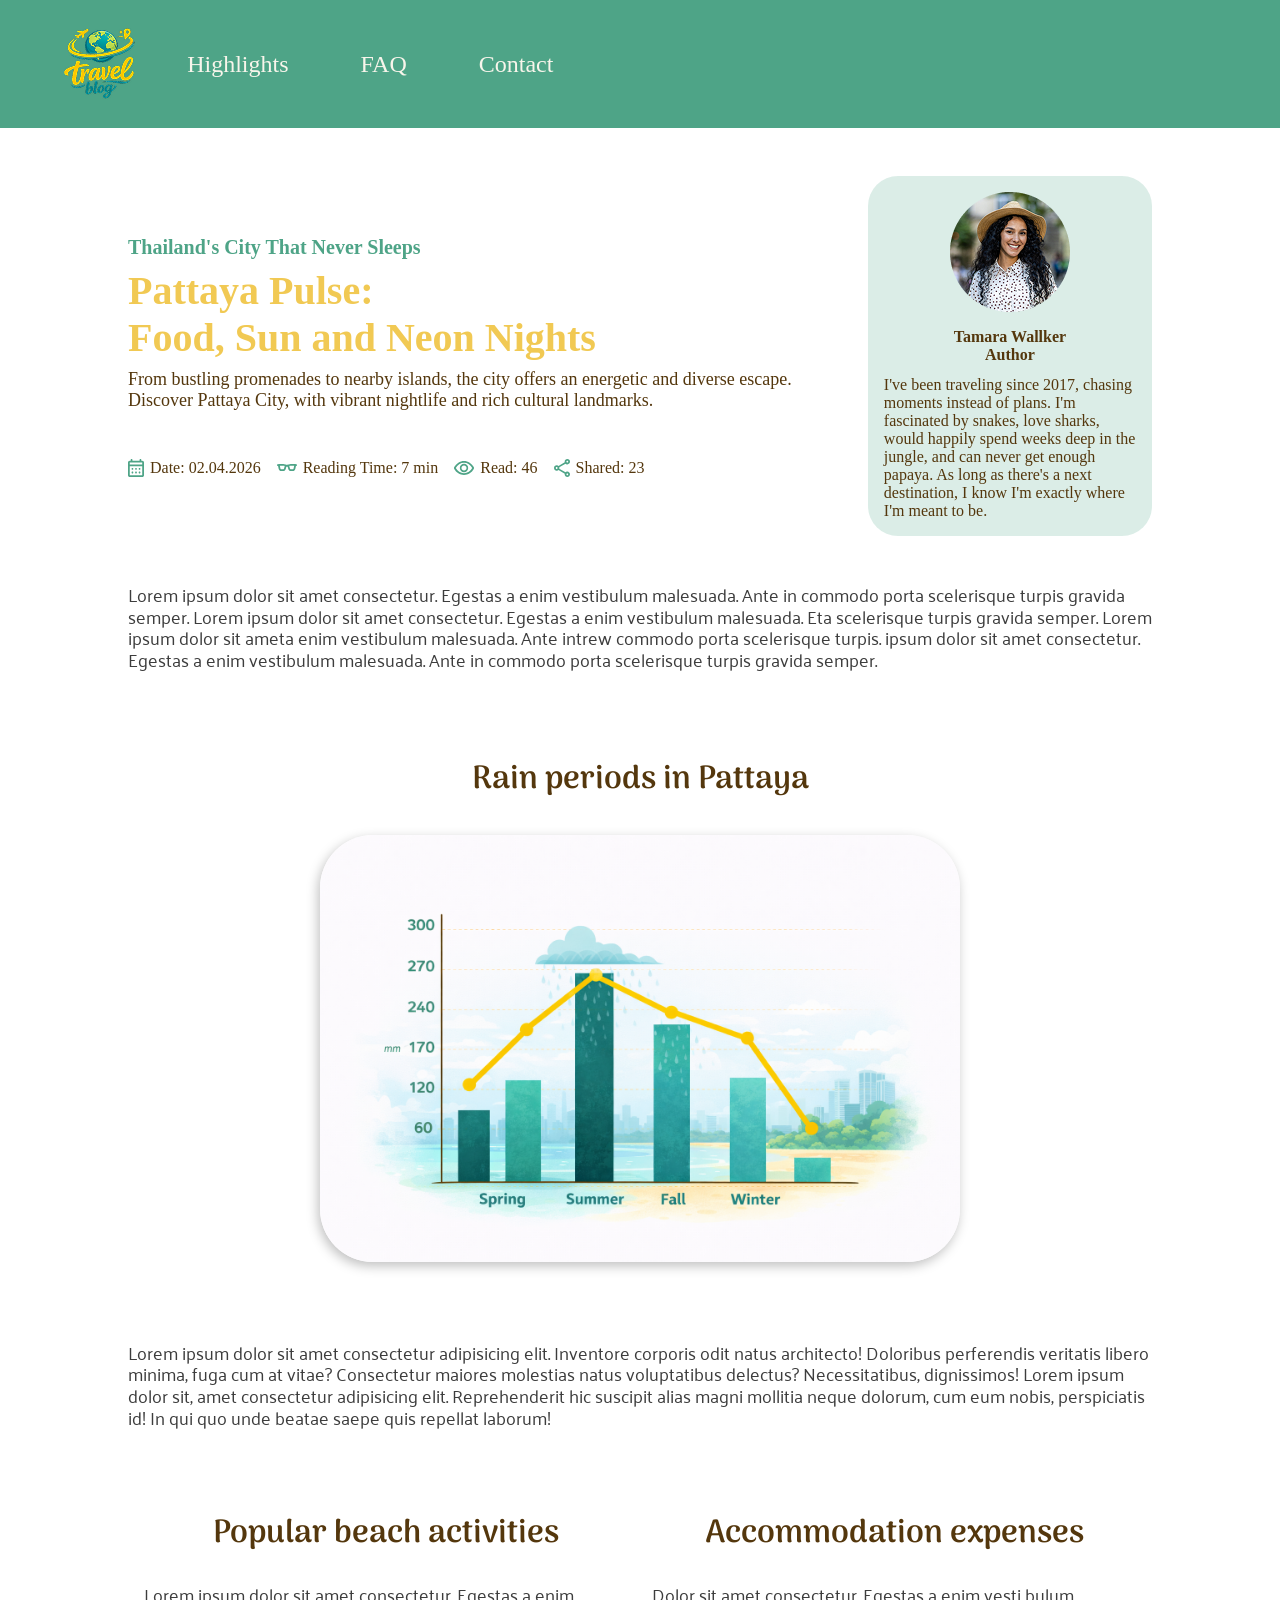
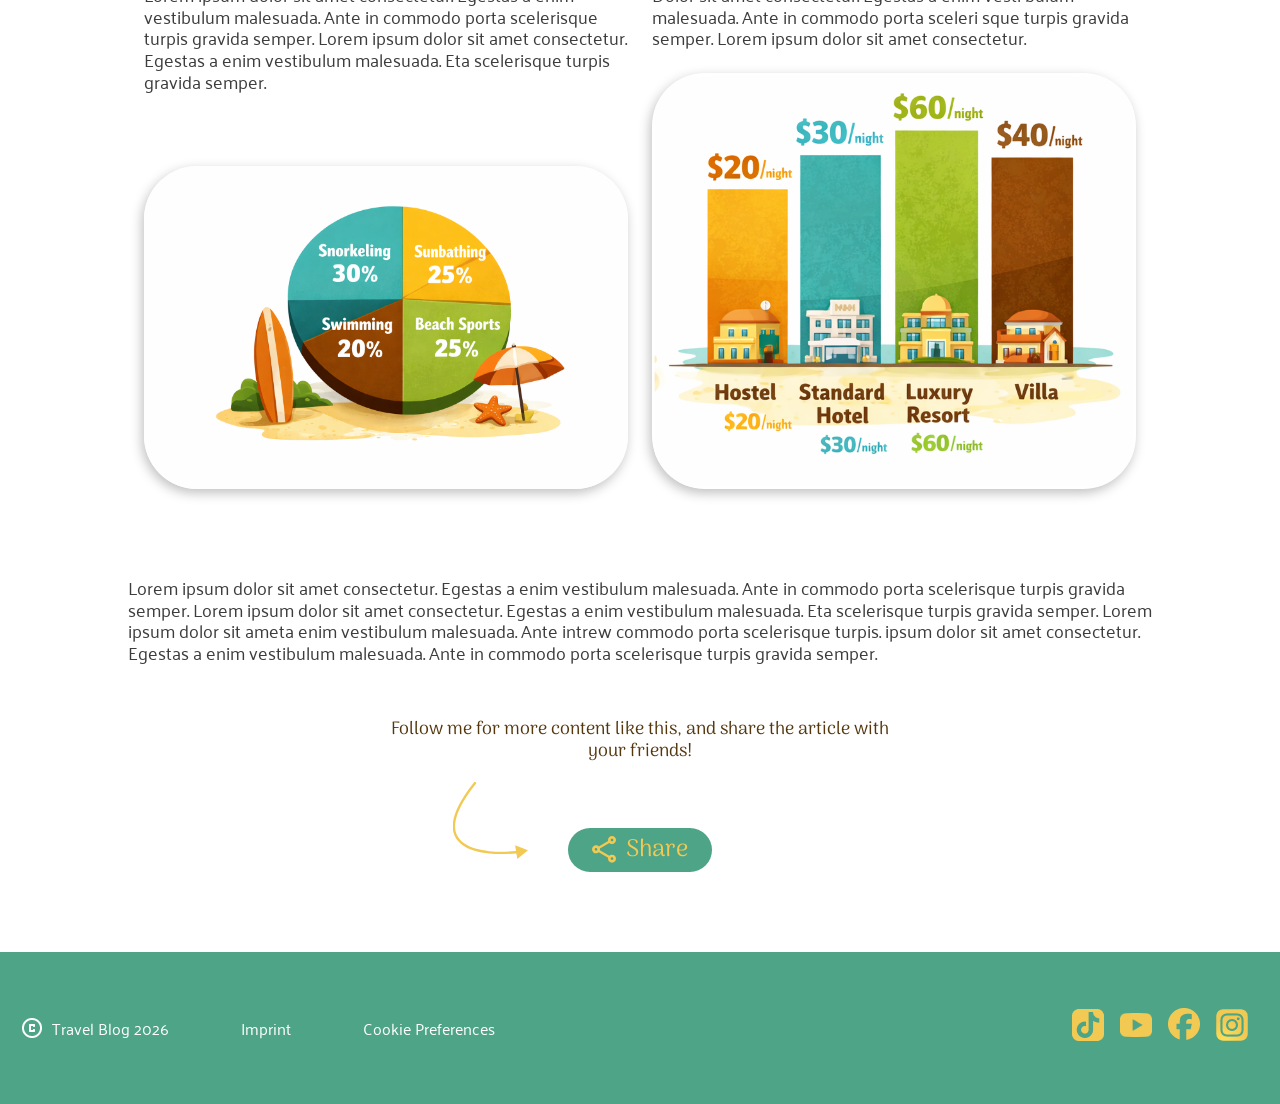
<file: websites/article_3.html>
<!DOCTYPE html>
<html lang="en">

<head>
    <meta charset="UTF-8">
    <meta name="viewport" content="width=device-width, initial-scale=1.0">
    <link rel="stylesheet" href="../styles/website_styles/article_3_style.css">
    <link rel="stylesheet" href="../styles/general_settings/fonts.css">
    <link rel="icon" type="img/x-icon" href="../assets/icons/header/logo 03 1.png" />

    <title>Pattaya</title>
</head>

<body>
    <div class="landingSection">
        <div id="topMain" class="header">
            <img src="../assets/icons/header/logo 03 1.png" alt="hae">
            <div class="navBar">
                <a href="index.html#highlights" class="linkHighlights">Highlights</a>
                <a href="index.html#faq" class="linkFaq">FAQ</a>
                <a href="index.html#contact" class="linkContact">Contact</a>
            </div>
        </div>
        <div class="blog">

        </div>
    </div>
    <section class="headlineWrapper">
        <article class="headlineArttwo">
            <section class="headlines">
                <h2>Thailand's City That Never Sleeps</h2>
                <h3>Pattaya Pulse:<br>Food, Sun and Neon Nights</h3>
                <p>
                    From bustling promenades to nearby islands, the city offers an energetic
                    and diverse escape. Discover Pattaya City, with vibrant nightlife and rich
                    cultural landmarks.
                </p>
                <section class="website_info">
                    <!--  Leiste mit Symbolen für Nebeninformationen -->
                    <div class="info_blockone">
                        <div class="info calendar">
                            <img src="../assets/icons/calendar_month.svg" alt="Calendar" />
                            <p>Date: 02.04.2026</p>
                        </div>
                        <div class="info glasses">
                            <img src="../assets/icons/eyeglasses_2.svg" alt="Glasses" />
                            <p>Reading Time: 7 min</p>
                        </div>
                    </div>
                    <div class="info_blocktwo">
                        <div class="info eyes">
                            <img src="../assets/icons/visibility.svg" alt="Eye" />
                            <p>Read: 46</p>
                        </div>
                        <div class="info share_green">
                            <img src="../assets/icons/share.svg" alt="Share in green" />
                            <p>Shared: 23</p>
                        </div>
                    </div>
                </section>
            </section>
            <!-- Informationen zum Author -->
            <section class="author_info">
                <img src="../../assets/img/Ellipse 21.png" alt="Picture of a Woman">
                <h2>Tamara Wallker</h2>
                <h3>Author</h3>
                <p>
                    I've been traveling since 2017, chasing moments instead of plans. I'm
                    fascinated by snakes, love sharks, would happily spend weeks deep in
                    the jungle, and can never get enough papaya. As long as there's a next
                    destination, I know I'm exactly where I'm meant to be.
                </p>
            </section>
        </article>
    </section>
    <main>
        <div class="teaser">
            <p>
                Lorem ipsum dolor sit amet consectetur. Egestas a enim vestibulum malesuada. Ante in commodo porta
                scelerisque
                turpis gravida semper. Lorem ipsum dolor sit amet consectetur. Egestas a enim vestibulum malesuada. Eta
                scelerisque turpis gravida semper.
                Lorem ipsum dolor sit ameta enim vestibulum malesuada. Ante intrew commodo porta scelerisque turpis.
                ipsum
                dolor sit amet consectetur. Egestas a enim
                vestibulum malesuada. Ante in commodo porta scelerisque turpis gravida semper.
            </p>
        </div>
        <div class="weatherBlog">
            <h2>Rain periods in Pattaya</h2>
            <img src="../../assets/img/graphRainPeriodsClean.png" alt="Rain periods graph">
            <p>
                Lorem ipsum dolor sit amet consectetur adipisicing elit. Inventore corporis odit natus architecto!
                Doloribus perferendis veritatis libero minima, fuga cum at vitae? Consectetur maiores molestias
                natus voluptatibus delectus? Necessitatibus, dignissimos!
                Lorem ipsum dolor sit, amet consectetur adipisicing elit. Reprehenderit hic suscipit alias magni
                mollitia neque dolorum, cum eum nobis, perspiciatis id! In qui quo unde beatae saepe quis repellat
                laborum!
            </p>
        </div>
        <div class="blogs">
            <div class="card">
                <h2>Popular beach activities</h2>
                <p>
                    Lorem ipsum dolor sit amet consectetur. Egestas a enim vestibulum malesuada. Ante in commodo porta
                    scelerisque turpis gravida semper. Lorem ipsum dolor sit amet consectetur. Egestas a enim vestibulum
                    malesuada. Eta scelerisque turpis gravida semper.
                </p>
                <img src="../../assets/img/graph 01 clean.png" alt="graph01">
            </div>
            <div class="card">
                <h2>Accommodation expenses</h2>
                <p>
                    Dolor sit amet consectetur. Egestas a enim vesti bulum malesuada. Ante in commodo porta sceleri sque
                    turpis gravida semper. Lorem ipsum dolor sit amet consectetur.
                </p>
                <img src="../../assets/img/graph 02 clean.png" alt="graph02">
            </div>
        </div>
        <div class="teaser">
            <p>
                Lorem ipsum dolor sit amet consectetur. Egestas a enim vestibulum malesuada. Ante in commodo porta
                scelerisque
                turpis gravida semper. Lorem ipsum dolor sit amet consectetur. Egestas a enim vestibulum malesuada. Eta
                scelerisque turpis gravida semper.
                Lorem ipsum dolor sit ameta enim vestibulum malesuada. Ante intrew commodo porta scelerisque turpis.
                ipsum
                dolor sit amet consectetur. Egestas a enim
                vestibulum malesuada. Ante in commodo porta scelerisque turpis gravida semper.
            </p>
        </div>
        <section class="sharing">
            <p>
                Follow me for more content like this, and share the article with
                your friends!
            </p>
            <img class="arrowBig" src="../assets/icons/articles/arrow.svg" alt="Yellow Arrow for bigger Displays" />
            <img class="arrowSmall" src="../assets/icons/phone/arrow.svg" alt="Yellow Arrow for smaller Displayer">
            <div class="shareButton">
                <img src="../assets/icons/articles/share_yellow.svg" alt="Share Yellow" />
                <p>Share</p>
            </div>
        </section>
    </main>
    <footer class="footer">

        <div class="footerMobile">
            <a href="">
                <img src="../assets/icons/phone/Home.svg" alt="HomeButton">
            </a>
            <a href="">
                <img src="../assets/icons/phone/rocket_launch.svg" alt="RocketLaunch">
            </a>
            <a href="">
                <img src="../assets/icons/phone/live_help.svg" alt="LiveHelp">
            </a>
            <a href="">
                <img src="../assets/icons/phone/person_pin.svg" alt="PersonPin">
            </a>
        </div>
        <div class="footerInner">
            <div class="footerLeft">
                <div class="copyright">
                    <img src="../assets/icons/footer/copyright.png" alt="Copyright symbol">
                    <span><a href="#topMain">Travel Blog 2026</a></span>
                </div>
                <a href="">Imprint</a>
                <a href="">Cookie Preferences</a>
            </div>
            <div class="footerLinks">
                <a href="">
                    <img src="../assets/icons/footer/Tiktok_icon 1.png" alt="tiktoklogo">
                </a>
                <a href="">
                    <img src="../assets/icons/footer/youtube.png" alt="youtubelogo">
                </a>
                <a href="">
                    <img src="../assets/icons/footer/facebook.png" alt="facebooklogo">
                </a>
                <a href="">
                    <img src="../assets/icons/footer/Instagram_logo_2016 1.png" alt="instagramlogo">
                </a>
            </div>
        </div>
    </footer>
</body>

</html>
</file>
<file: styles/website_styles/article_3_style.css>
* {
    margin: 0px;
    box-sizing: border-box;
}

.header {
    width: 100%;
    height: 128px;
    background-color: #4EA487;
    display: flex;
    align-items: center;
    justify-content: flex-start;
    /* position: fixed; */
    /* gap: 102px; */
    gap: 4vw;
    padding: 32px 5vw;

    /* border: 10px solid black; */
}

.navBar {
    /* width: 100%; */
    display: flex;
    align-items: center;
    gap: 72px;
}

.navBar a {
    position: relative;
    text-decoration: none;
    font-size: 1.5rem;
    color: #F8F5EB;
}

.linkHighlights::after {
    content: "";
    position: absolute;

    left: -4px;
    bottom: -20px;

    width: calc(100% + 12px);
    height: 48px;

    background-image: url(../../assets/icons/header/wavyUnderlineHighlights.svg);
    background-repeat: no-repeat;
    background-size: 100% 100%;

    opacity: 0;
}

.linkFaq::after {
    content: "";
    position: absolute;

    left: -4px;
    bottom: -20px;

    width: calc(100% + 12px);
    height: 48px;

    background-image: url(../../assets/icons/header/wavyUnderlineFaq.svg);
    background-repeat: no-repeat;
    background-size: 100% 100%;

    opacity: 0;
}

.linkContact::after {
    content: "";
    position: absolute;

    left: -4px;
    bottom: -20px;

    width: calc(100% + 12px);
    height: 48px;

    background-image: url(../../assets/icons/header/wavyUnderlineContact.svg);
    background-repeat: no-repeat;
    background-size: 100% 100%;

    opacity: 0;
}

.navBar a:hover::after {
    opacity: 1;
}

/* .headerTransform{
    position: relative;
    overflow: hidden;
} */

.headlineWrapper {
    width: 100%;
    /* max-width: 1200px; */
    display: flex;
    justify-content: center;
    padding: 0px max(calc(50% - 720px), 120px);

}

.headlineArttwo {
    display: flex;
    justify-content: space-between;
    align-items: center;
    width: 100%;
    max-width: 1200px;
    padding: 48px 0px 48px 0px;
    gap: 20px;
}

.headlines {
    display: flex;
    flex-direction: column;
    gap: 8px;
}

.headlines>h2 {
    font-size: 40px;
    color: rgb(78, 164, 135);
}

.headlines>h3 {
    font-size: 64px;
    color: rgb(241, 201, 83);
}

.headlines>p {
    font-size: 28px;
    color: rgb(84, 55, 13);
}

/* Leiste mit Symbolen für Nebeninformationen */
.website_info {
    display: flex;
    flex-direction: row;
    gap: 32px;
    padding-top: 40px;
}

.info_blockone {
    display: flex;
    gap: 32px;
}

.info_blocktwo {
    display: flex;
    gap: 32px;
}

.website_info p {
    color: rgb(84, 55, 13);
}

.info {
    display: flex;
    gap: 6px;
}

.calendar {
    display: flex;
    align-items: center;
}

.calendar>img {
    height: 18px;
}

.glasses {
    display: flex;
    align-items: center;
}

.glasses>img {
    height: 7px;
}

.eyes {
    display: flex;
    align-items: center;
}

.eyes>img {
    height: 14px;
}

.share_green {
    display: flex;
    align-items: center;
}

.share_green>img {
    height: 18px;
}

/* Informationen zum Author */
.author_info {
    background-color: rgba(78, 164, 135, 0.2);
    color: rgb(84, 55, 13);
    display: flex;
    flex-direction: column;
    justify-content: center;
    align-items: center;
    text-align: center;
    border-radius: 30px;
    padding: 16px;
    width: 450px;
}

.author_info>img {
    width: 120px;
    margin-bottom: 16px;
}

.author_info>h2 {
    font-size: 18px;
}

.author_info>h3 {
    font-size: 18px;
    margin-bottom: 12px;
}

.author_info>p {
    text-align: left;
}

.teaser {
    font-size: 24px;
    /* padding: 0px max(calc(50% - 720px), 120px); */
    max-width: 1200px;
}

.teaser p {
    font-family: 'Palanquin';
    line-height: 1.2;
    font-size: 24px;
    color: rgba(61, 61, 61, 1);

}

/* Maincontent der Seite */
main {
    display: flex;
    flex-direction: column;
    justify-content: center;
    align-items: center;
    font-size: 24px;
    margin-bottom: 80px;
    padding: 0px max(calc(50% - 720px), 120px);
}

main p {
    font-family: 'Palanquin';
    line-height: 1.2;
    font-size: 24px;
    color: rgba(61, 61, 61, 1);
}

main h2 {
    font-family: 'Arima';
    font-weight: 600;
    font-size: 32px;
    color: rgba(84, 55, 13, 1);

}

.weatherBlog {
    font-size: 24px;
    max-width: 1200px;
    /* padding: 0px max(calc(50% - 720px), 120px); */
    display: flex;
    flex-direction: column;
    align-items: center;
    margin-top: 80px;
    /* gap: 80px; */
}

.weatherBlog h2 {
    line-height: 1.9;
}

.weatherBlog img {
    width: 100%;
    max-width: 640px;
    border-radius: 53px;
    box-shadow: -2px 4px 11.6px rgba(0, 0, 0, 0.25);
    margin-bottom: 80px;
    margin-top: 24px;
}



/* Texte */
.blogs {
    width: 100%;
    max-width: 1440px;
    display: flex;
    justify-content: space-evenly;
    gap: 32px;
    /* padding: 0px max(calc(50% - 720px), 120px); */
    margin-top: 80px;
    margin-bottom: 88px;
    gap: 24px;

    /* border: 2px solid red; */

}

.card {
    display: flex;
    flex-direction: column;
    justify-content: space-between;
    width: 100%;
    max-width: 519px;
    gap: 24px;
    /* border: 2px solid black; */
}

.card h2 {
    text-align: center;
}

.card img {
    margin-top: auto;
    width: 100%;
    max-width: 519px;
    height: 471px;

    object-fit: cover;
    object-position: center;

    border-radius: 53px;
    box-shadow: -2px 4px 11.6px rgba(0, 0, 0, 0.25);
}

/* Werbung für sich selbst */
.sharing {
    display: flex;
    flex-direction: column;
    justify-content: center;
    align-items: center;
    color: rgb(84, 55, 13);
    font-size: 24px;
    margin-top: 56px;
}

.sharing>p {
    font-family: 'Arima';
    color: rgba(84, 55, 13, 1);
    text-align: center;
    width: 500px;
}

.arrowBig {
    height: 65px;
    transform: translateX(-150px) translateY(25px) scaleX(1.2) scaleY(1.2);
}

.arrowSmall {
    display: none;
    transform: translateX(-125px) translateY(20px);
}

.shareButton {
    display: flex;
    justify-content: center;
    align-items: center;
    gap: 10px;
    padding: 8px 24px;
    border-radius: 40px;
    background-color: rgb(78, 164, 135);
    color: rgb(241, 201, 83);
}

.shareButton p {
    font-family: 'Arima';
    font-size: 24px;
    color: rgba(241, 201, 83, 1);
}

.footer {
    width: 100%;
    height: 152px;
    /* position: fixed; */
    background-color: #4EA487;
    display: flex;
    align-items: center;
    justify-content: center;
    /* padding: 0 5vw; */
    gap: 10px;

    /* border: 10px solid black; */
}

.footerMobile {
    position: fixed;
    bottom: 0;
    left: 0;

    width: 100%;
    height: 88px;

    display: flex;
    justify-content: space-evenly;
    align-items: center;

    background-color: #F1C953;
    z-index: 999;
}

.footerMobile img {
    display: block;
}

.footerInner {
    width: 100%;
    max-width: 1200px;
    display: flex;
    align-items: center;
    text-align: center;
    justify-content: space-between;
    color: white;
    gap: 72px;
}

.footerLeft {
    display: flex;
    align-items: center;
    gap: 72px;
}

.copyright {
    display: flex;
    align-items: center;
    gap: 8px;
}

.footerInner a {
    color: white;
    text-decoration: none;
    font-size: 1rem;
    font-family: 'Palanquin';
}

.footerLinks {
    display: flex;
    width: 188px;
    gap: 16px;
    margin-left: auto;
    align-items: center;
}

.footerLinks img {
    height: auto;
    width: 32px;
}




@media screen and (min-width: 768px) and (max-width: 1280px) {

    /* .headlineArttwo {
        padding: 48px max(calc(50% - 512px), 12px);
    } */

    .headlineWrapper {
        width: 100%;
        /* max-width: 1200px; */
        display: flex;
        justify-content: center;
        padding: 0px max(calc(50% - 512px), 48px);
    }

    .headlines>h2 {
        font-size: 20px;
    }

    .headlines>h3 {
        font-size: 40px;
    }

    .headlines>p {
        font-size: 18px;
    }

    .website_info {
        gap: 16px;
    }

    .info_blockone {
        gap: 16px;
    }

    .info_blocktwo {
        gap: 16px;
    }

    .author_info>h2 {
        font-size: 16px;
    }

    .author_info>h3 {
        font-size: 16px;
    }

    /* .teaser {
        padding: 0px max(calc(50% - 720px), 64px);
    } */

    /* .teaser>p {
        font-size: 16px;
    } */
    main {
        padding: 0px max(calc(50% - 512px), 48px);
    }

    main p {
        font-size: 18px;
    }

    .teaser p {
        font-size: 18px;
    }

    .blogs {
        padding: 0px 16px 0px 16px;
    }

    .card img {
        height: auto;
        object-fit: cover;
        object-position: center;
    }

    .sharing>p {
        font-size: 18px;
    }
}

@media screen and (min-width: 768px) {

    /* .main {
        width: 100%;
        max-width: 1200px;
        align-items: center;
    } */
    /* .footerStand{
        display: none;
    } */
    .footerInner {
        width: 100%;
        max-width: calc(100% - 40px);
    }

    .footerMobile {
        display: none;
    }

    /* .footerMobile {
        display: none;
    }

    .footer {
        justify-content: center;
    } */
}

@media screen and (min-width: 768px) and (max-width: 850px) {
    .website_info {
        flex-direction: column;
    }
}

@media screen and (max-width: 767px) {
    body {
        padding-bottom: 88px;
    }
    
    .headlineWrapper {
        width: 100%;
        display: flex;
        justify-content: center;
        padding: 0px max(calc(50% - 512px), 48px);
    }

    .headlineArttwo {
        flex-direction: column;
        /* padding: 24px max(calc(50% - 720px), 16px) 40px max(calc(50% - 720px), 16px); */
        gap: 24px;
    }

    .headlineArttwo {
        align-items: center;
    }

    .headlines>h2 {
        font-size: 20px;
    }

    .headlines>h3 {
        font-size: 40px;
    }

    .headlines>p {
        font-size: 18px;
    }

    .website_info {
        flex-direction: row;
        font-size: 12px;
        padding-top: 24px;
        gap: 8px;
    }

    .info_blockone {
        gap: 16px;
    }

    .info_blocktwo {
        gap: 16px;
    }

    .author_info {
        width: unset;
    }

    .author_info>h2 {
        font-size: 16px;
    }

    .author_info>h3 {
        font-size: 16px;
    }

    /* .teaser {
        padding: 0px max(calc(50% - 512px), 48px);
    } */

    .teaser>p {
        font-size: 20px;
    }

    .weatherBlog p {
        font-size: 20px;
    }

    main {
        font-size: 20px;
    }

    main {
        padding: 0px max(calc(50% - 512px), 48px);
    }

    .blogs {
        width: 100%;
        display: flex;
        flex-direction: column;
        align-items: center;
        padding: 0;
        margin: 0;
        gap: 60px;
    }

    .card {
        width: 100%;
        max-width: 100%;
        gap: 16px;
        align-items: center;
    }

    .card p {
        font-size: 20px;
    }

    .card img {
        display: block;
        width: 100%;
        max-width: 100%;
        height: auto;
        align-items: center;
        object-fit: cover;
        object-position: center;
        border-radius: 30px;
        margin: 0;
    }

    .arrowBig {
        display: none;
    }

    .arrowSmall {
        display: unset;
    }

    .sharing {
        margin-top: 8px;
    }

    .sharing>p {
        width: unset;
        font-size: 18px;
    }

    /* .footerStand{
        display: block;
        height: 88px;
        width: 100%;
    } */
}

@media screen and (max-width: 650px) {
    .footerLeft {
        display: flex;
        flex-direction: column-reverse;
        align-items: flex-start;
        text-align: left;
        gap: 8px;
    }

    .footerInner {
        justify-content: flex-start;
        margin: 30px 24px;
    }

    .footerLinks img {
        height: 24px;
        width: 24px;
    }

}

@media screen and (min-width: 481px) and (max-width: 767px) {
    .header {
        height: 70px;
        justify-content: center;
    }

    .header img {
        width: 56px;
        height: 56px;
    }

    .navBar {
        display: none;
    }

    main {
        gap: 32px;
    }

    .weatherBlog {
        margin-top: 0;
    }

    .weatherBlog img {
        border-radius: 30px;
        margin-bottom: 32px;
    }

    .footer {
        /* margin-bottom: 88px; */
        height: 120px;
    }

    .footerInner {
        width: 100%;
        display: flex;
        justify-content: space-between;
        align-items: flex-end;
        gap: 8px;
        max-width: calc(100% - 48px);
    }

    .footerLeft {
        display: flex;
        flex-direction: column-reverse;
        justify-content: flex-start;
        align-items: flex-start;

        text-align: left;
        gap: 8px;
    }

    .footerLeft a {
        margin: 0;
        line-height: 1.2;
    }

    .footerLinks {
        width: 100%;
        max-width: 100px;
        gap: 8px;
        /* margin-left: auto; */
        justify-content: flex-end;
        align-items: center;
        /* align-self: flex-end; */
    }

    .copyright {
        gap: 6px;
    }

    .footerLinks img {
        width: 24px;
        height: auto;
    }

    .footerMobile {
        width: 100%;
    }

    .footerMobile img {
        height: auto;
        width: 60px;
    }


    /* .footer {
        background-color: #4EA487;
        height: 112px;
    } */

    /* .footerInner {
        display: none;
    } */

    /* .footerMobile {
        width: 100%;
    }

    .footerMobile img {
        height: 60px;
        width: 60px;
    }

    .footerLeft {
        display: flex;
        flex-direction: column-reverse;
        align-items: flex-start;
        text-align: left;
        gap: 8px;
    }

    .footerInner {
        justify-content: flex-start;
        margin: 30px 24px;
    }

    .footerLinks img {
        height: 24px;
        width: 24px;
    } */

    .mainContent {
        width: 100%;
        max-width: calc(100% - 40px);
        margin: auto 20px auto 20px;
    }


}

@media screen and (max-width: 480px) {
    /* *{
        outline: 1px solid red;
    } */
    
    html, body {
        height: 100%;
    }

    body {
        min-height: 100vh;
        display: flex;
        flex-direction: column;
        padding-bottom: 88px;
    }

    
    .header {
        height: 70px;
        justify-content: center;
    }

    .header img {
        width: 56px;
        height: 56px;
    }

    .navBar {
        display: none;
    }

    /* .footerInner{
        justify-content: flex-start;
        margin: 12px 12px;
    } */

    .website_info {
        display: flex;
        flex-direction: column;
        /* gap: 32px; */
        padding: 8px 0 0;
    }

    .headlineWrapper {
        width: 100%;
        display: flex;
        justify-content: center;
        padding: 0px max(calc(50% - 512px), 24px);
    }

    .teaser>p {
        font-size: 16px;
    }

    .weatherBlog {
        margin: 24px 0px 0px;
    }

    .weatherBlog h2 {
        font-size: 20px;
    }

    .weatherBlog p {
        font-size: 16px;
    }

    .weatherBlog img {
        width: 100%;
        max-width: 640px;

        margin-bottom: 24px;
        margin-top: 24px;
    }

    main {
        padding: 0px max(calc(50% - 512px), 24px);
        gap: 32px;
        flex: 1;
    }

    main p {
        font-size: 16px;
    }

    .card p {
        font-size: 16px;
    }

    .card h2 {
        font-size: 20px;
    }

    .footer {
        margin-bottom: 88px;
        height: 120px;
        gap: 0;
    }

    .footerInner {
        width: 100%;
        display: flex;
        justify-content: space-between;
        align-items: flex-end;
        gap: 8px;
        max-width: calc(100% - 40px);
        margin: 0;
    }

    .footerLeft {
        display: flex;
        flex-direction: column-reverse;
        justify-content: flex-start;
        align-items: flex-start;

        text-align: left;
        gap: 8px;
    }

    .footerLeft a {
        margin: 0;
        line-height: 1.2;
    }

    .footerLinks {
        width: 100%;
        max-width: 100px;
        gap: 8px;
        justify-content: flex-end;
    }

    .copyright {
        gap: 6px;
    }

    .footerLinks img {
        width: 24px;
        height: auto;
    }

    .footerMobile {
        width: 100%;
    }

    .footerMobile img {
        height: 40px;
        width: auto;
    }
}
</file>
<file: styles/general_settings/fonts.css>
/* palanquin-regular - latin */
@font-face {
  font-display: swap; /* Check https://developer.mozilla.org/en-US/docs/Web/CSS/@font-face/font-display for other options. */
  font-family: "Palanquin";
  font-style: normal;
  font-weight: 400;
  src: url("../../assets/fonts/palanquin-v17-latin-regular.woff2") format("woff2"); /* Chrome 36+, Opera 23+, Firefox 39+, Safari 12+, iOS 10+ */
}
/* palanquin-500 - latin */
@font-face {
  font-display: swap;
  font-family: "Palanquin";
  font-style: normal;
  font-weight: 500;
  src: url("../../assets/fonts/palanquin-v17-latin-500.woff2") format("woff2");
}
/* palanquin-600 - latin */
@font-face {
  font-display: swap; /* Check https://developer.mozilla.org/en-US/docs/Web/CSS/@font-face/font-display for other options. */
  font-family: "Palanquin";
  font-style: normal;
  font-weight: 600;
  src: url("../../assets/fonts/palanquin-v17-latin-600.woff2") format("woff2"); /* Chrome 36+, Opera 23+, Firefox 39+, Safari 12+, iOS 10+ */
}
/* palanquin-700 - latin */
@font-face {
  font-display: swap; /* Check https://developer.mozilla.org/en-US/docs/Web/CSS/@font-face/font-display for other options. */
  font-family: "Palanquin";
  font-style: normal;
  font-weight: 700;
  src: url("../../assets/fonts/palanquin-v17-latin-700.woff2") format("woff2"); /* Chrome 36+, Opera 23+, Firefox 39+, Safari 12+, iOS 10+ */
}
/* arima-regular - latin */
@font-face {
  font-display: swap; /* Check https://developer.mozilla.org/en-US/docs/Web/CSS/@font-face/font-display for other options. */
  font-family: "Arima";
  font-style: normal;
  font-weight: 400;
  src: url("../../assets/fonts/arima-v7-latin-regular.woff2") format("woff2"); /* Chrome 36+, Opera 23+, Firefox 39+, Safari 12+, iOS 10+ */
}
/* arima-500 - latin */
@font-face {
  font-display: swap; /* Check https://developer.mozilla.org/en-US/docs/Web/CSS/@font-face/font-display for other options. */
  font-family: "Arima";
  font-style: normal;
  font-weight: 500;
  src: url("../../assets/fonts/arima-v7-latin-500.woff2") format("woff2"); /* Chrome 36+, Opera 23+, Firefox 39+, Safari 12+, iOS 10+ */
}
/* arima-600 - latin */
@font-face {
  font-display: swap; /* Check https://developer.mozilla.org/en-US/docs/Web/CSS/@font-face/font-display for other options. */
  font-family: "Arima";
  font-style: normal;
  font-weight: 600;
  src: url("../../assets/fonts/arima-v7-latin-600.woff2") format("woff2"); /* Chrome 36+, Opera 23+, Firefox 39+, Safari 12+, iOS 10+ */
}
/* arima-700 - latin */
@font-face {
  font-display: swap; /* Check https://developer.mozilla.org/en-US/docs/Web/CSS/@font-face/font-display for other options. */
  font-family: "Arima";
  font-style: normal;
  font-weight: 700;
  src: url("../../assets/fonts/arima-v7-latin-700.woff2") format("woff2"); /* Chrome 36+, Opera 23+, Firefox 39+, Safari 12+, iOS 10+ */
}
@font-face {
  font-display: swap; /* Check https://developer.mozilla.org/en-US/docs/Web/CSS/@font-face/font-display for other options. */
  font-family: "Palanquin-Dark";
  font-style: normal;
  font-weight: 400;
  src: url("../../assets/fonts/palanquin-dark-v17-latin-regular.woff2") format("woff2"); /* Chrome 36+, Opera 23+, Firefox 39+, Safari 12+, iOS 10+ */
}
@font-face {
  font-display: swap; /* Check https://developer.mozilla.org/en-US/docs/Web/CSS/@font-face/font-display for other options. */
  font-family: "Palanquin-Dark";
  font-style: normal;
  font-weight: 600;
  src: url("../../assets/fonts/palanquin-dark-v17-latin-600.woff2") format("woff2"); /* Chrome 36+, Opera 23+, Firefox 39+, Safari 12+, iOS 10+ */
}
</file>
